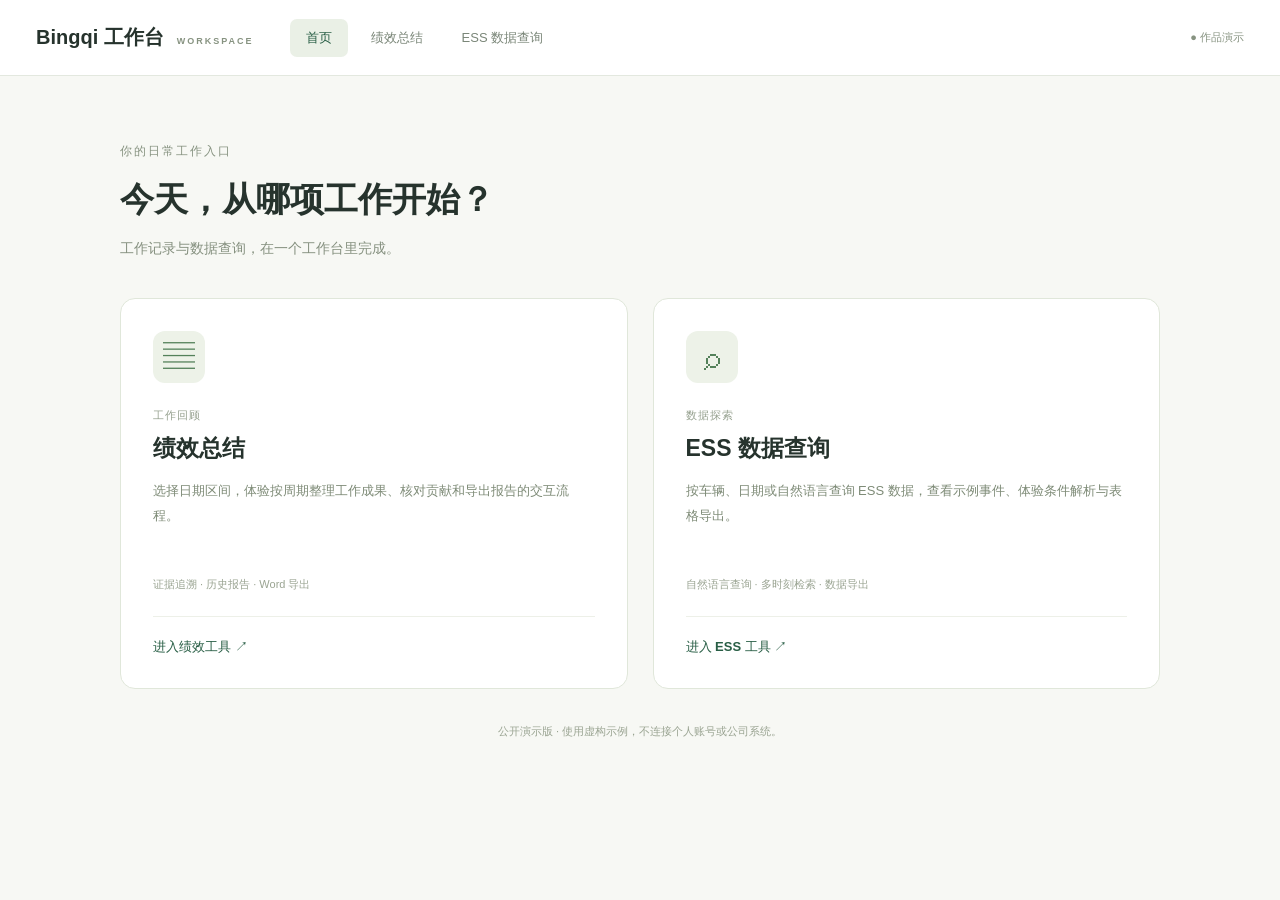
<file: index.html>
<!doctype html>
<html lang="zh-CN"><head><meta charset="utf-8"><meta name="viewport" content="width=device-width,initial-scale=1"><title>Bingqi 工作台</title><link rel="stylesheet" href="./hub.css"><script defer src="./hub.js"></script></head>
<body><header><a href="#home" class="brand">Bingqi 工作台<span>WORKSPACE</span></a><nav aria-label="功能导航"><button data-tool="home" class="selected">首页</button><button data-tool="performance">绩效总结</button><button data-tool="ess">ESS 数据查询</button></nav><span class="local">● 作品演示</span></header>
<main id="home"><div class="intro"><span>你的日常工作入口</span><h1>今天，从哪项工作开始？</h1><p>工作记录与数据查询，在一个工作台里完成。</p></div><div class="cards"><button class="card" data-tool="performance"><span class="icon">▤</span><span class="category">工作回顾</span><h2>绩效总结</h2><p>选择日期区间，体验按周期整理工作成果、核对贡献和导出报告的交互流程。</p><span class="features">证据追溯 · 历史报告 · Word 导出</span><span class="enter">进入绩效工具 ↗</span></button><button class="card" data-tool="ess"><span class="icon">⌕</span><span class="category">数据探索</span><h2>ESS 数据查询</h2><p>按车辆、日期或自然语言查询 ESS 数据，查看示例事件、体验条件解析与表格导出。</p><span class="features">自然语言查询 · 多时刻检索 · 数据导出</span><span class="enter">进入 ESS 工具 ↗</span></button></div><p class="hint">公开演示版 · 使用虚构示例，不连接个人账号或公司系统。</p></main>
<section id="workspace" hidden><p id="loading" role="status">正在打开工具…</p><p id="error" role="alert" hidden></p><iframe id="performance-frame" title="绩效总结工具" hidden></iframe><iframe id="ess-frame" title="ESS 数据查询工具" hidden></iframe></section></body></html>
</file>
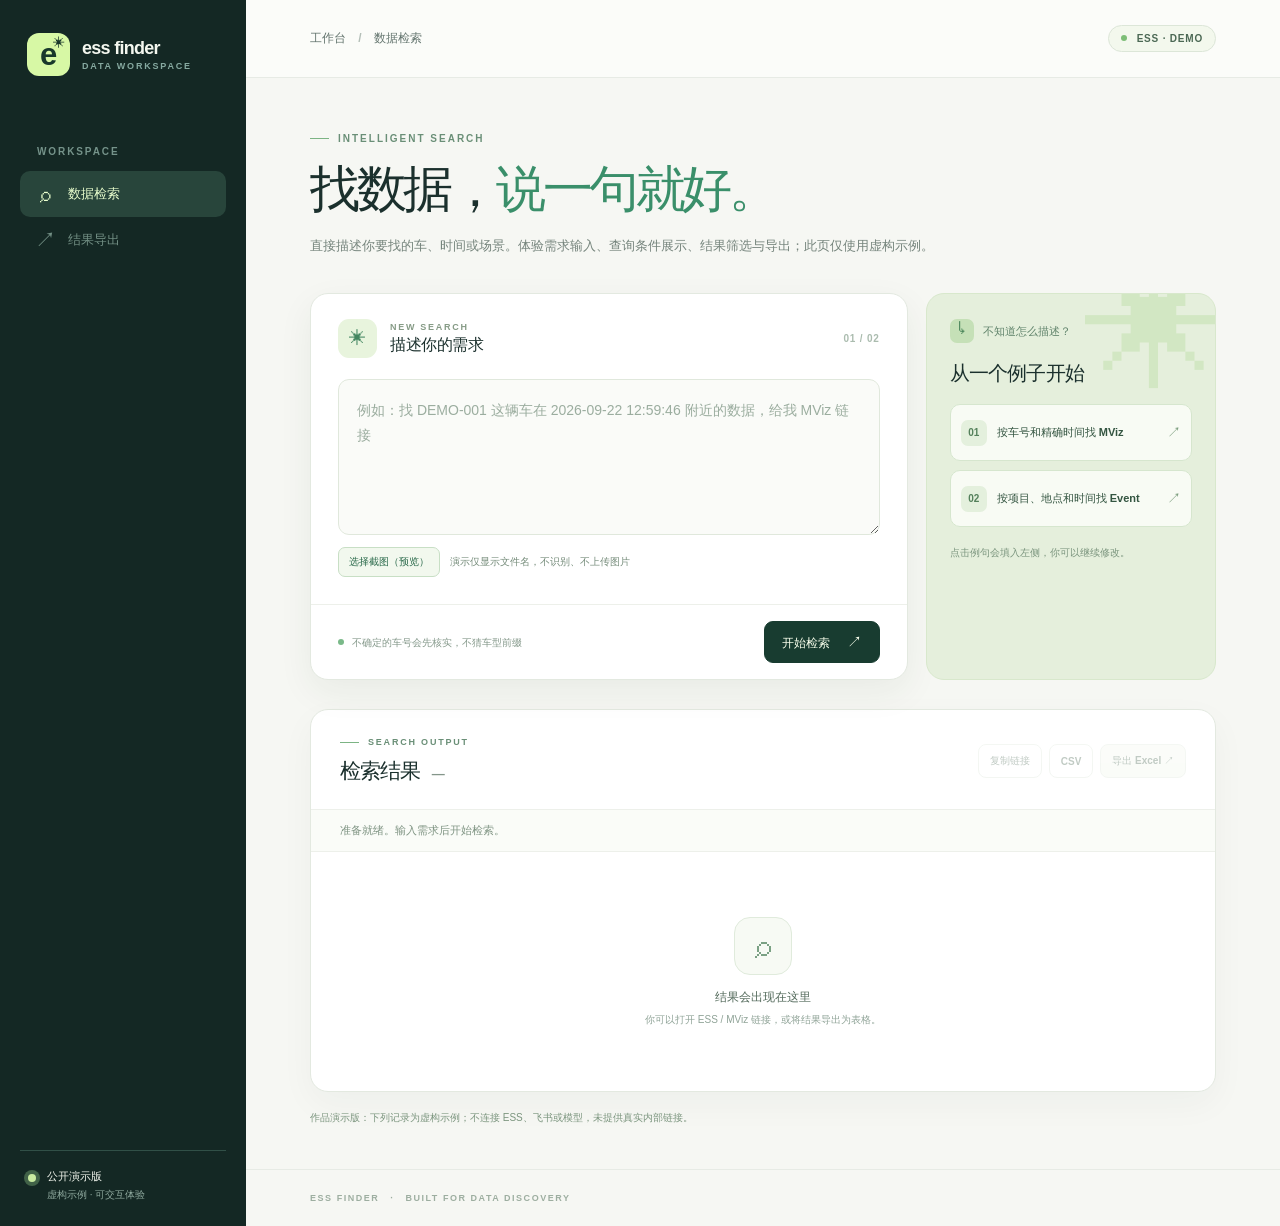
<file: ess/index.html>
<!doctype html>
<html lang="zh-CN">
<head>
  <meta charset="utf-8">
  <meta name="viewport" content="width=device-width,initial-scale=1">
  <meta name="theme-color" content="#142824">
  <title>ESS Finder · 数据检索台</title>
  <link rel="stylesheet" href="style.css">
  <link rel="stylesheet" href="ess-login.css">
</head>
<body>
  <div class="app">
    <aside class="rail" aria-label="工作台信息">
      <div class="identity"><span class="identity-icon">e<span class="identity-spark">✳</span></span><span class="identity-text"><strong>ess finder</strong><small>DATA WORKSPACE</small></span></div>
      <div class="rail-body"><p class="rail-label">WORKSPACE</p><div class="rail-item active"><span class="rail-symbol">⌕</span> 数据检索</div><div class="rail-item muted"><span class="rail-symbol">↗</span> 结果导出</div></div>
      <div class="rail-bottom"><span class="rail-dot"></span><div><strong>公开演示版</strong><small>虚构示例 · 可交互体验</small></div></div>
    </aside>

    <div class="page">
      <header class="topbar"><span class="breadcrumb">工作台 <span>/</span> 数据检索</span><span class="top-tag"><span></span> ESS · DEMO</span></header>
      <main class="content">
        
        <div class="intro"><div class="overline"><span class="line"></span> INTELLIGENT SEARCH</div><h1>找数据，<em>说一句就好。</em></h1><p>直接描述你要找的车、时间或场景。体验需求输入、查询条件展示、结果筛选与导出；此页仅使用虚构示例。</p></div>

        

        <div class="work-grid">
          <section class="composer" aria-labelledby="search-title"><div class="card-top"><span class="card-icon">✳</span><div><p class="card-kicker">NEW SEARCH</p><h2 id="search-title">描述你的需求</h2></div><span class="card-index">01 / 02</span></div>
            <label class="sr-only" for="description">数据检索需求</label><textarea id="description" placeholder="例如：找 DEMO-001 这辆车在 2026-09-22 12:59:46 附近的数据，给我 MViz 链接"></textarea>
            <div class="image-input"><label class="image-upload" for="image-file">选择截图（预览）</label><input id="image-file" type="file" accept="image/png,image/jpeg,image/webp,image/heic" hidden><span>演示仅显示文件名，不识别、不上传图片</span><span id="image-state" role="status"></span></div>
            <div class="composer-bottom"><div class="hint"><span class="hint-dot"></span> 不确定的车号会先核实，不猜车型前缀</div><button id="parse" class="primary">开始检索 <span aria-hidden="true">↗</span></button></div>
          </section>

          <aside class="guide"><div class="guide-top"><span class="guide-glyph">↳</span><p>不知道怎么描述？</p></div><h3>从一个例子开始</h3><div class="example-list"><button data-example="找 DEMO-001 这辆车 2026-09-22 12:59:46 的数据的 mviz 链接"><span class="example-icon">01</span><span>按车号和精确时间找 MViz</span><span aria-hidden="true">↗</span></button><button data-example="查找示例项目最近 7 天杭州采集的 Event，给我 ESS 和 MViz 链接"><span class="example-icon">02</span><span>按项目、地点和时间找 Event</span><span aria-hidden="true">↗</span></button></div><p class="guide-note">点击例句会填入左侧，你可以继续修改。</p></aside>
        </div>

        <section class="results" aria-labelledby="results-title"><div class="results-head"><div><div class="overline small"><span class="line"></span> SEARCH OUTPUT</div><h2 id="results-title">检索结果 <span id="count">—</span></h2></div><div class="exports"><button id="links" disabled>复制链接</button><button id="csv" disabled>CSV</button><button id="xlsx" disabled>导出 Excel <span aria-hidden="true">↗</span></button></div></div>
          <div id="message" class="message" role="status">准备就绪。输入需求后开始检索。</div><div id="agent-summary" class="agent-summary" hidden></div>
          <div id="empty" class="empty"><div class="empty-mark"><span>⌕</span></div><strong>结果会出现在这里</strong><p>你可以打开 ESS / MViz 链接，或将结果导出为表格。</p></div><div id="results-list" class="results-list"></div>
        </section>
        <p class="guide-note">作品演示版：下列记录为虚构示例；不连接 ESS、飞书或模型，未提供真实内部链接。</p>
      </main>
      <footer>ESS FINDER <span>·</span> BUILT FOR DATA DISCOVERY</footer>
    </div>
  </div>
  <script src="app.js" defer></script>
</body>
</html>
</file>
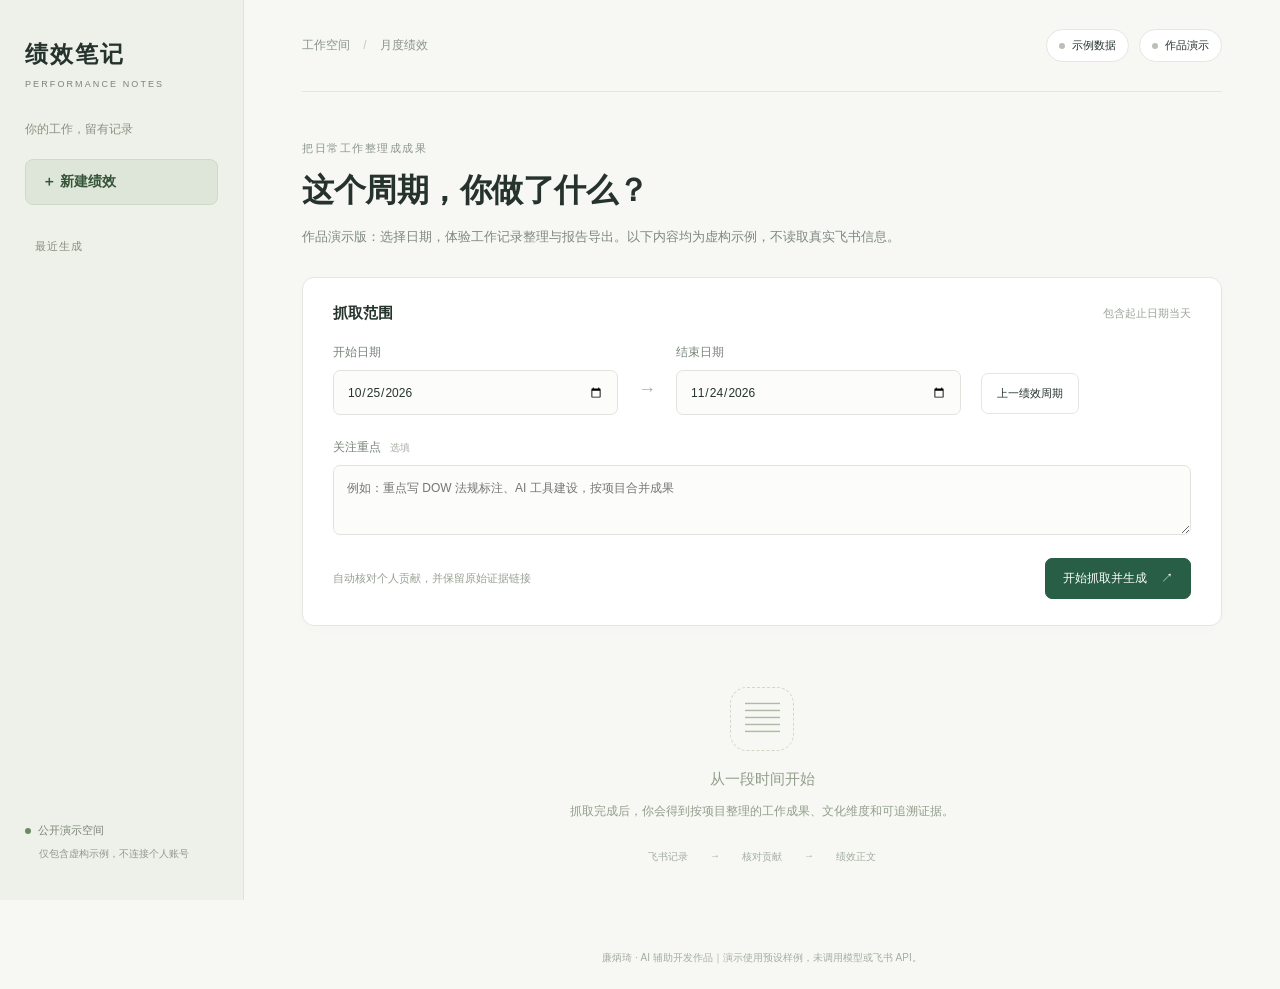
<file: performance/index.html>
<!doctype html>
<html lang="zh-CN"><head><meta charset="utf-8"><meta name="viewport" content="width=device-width,initial-scale=1"><title>绩效笔记</title><style>:root{--ink:#26332d;--muted:#7e8881;--green:#285e45;--line:#e4e7e1;--paper:#fff;--wash:#f7f8f4}*{box-sizing:border-box}body{margin:0;font-family:-apple-system,BlinkMacSystemFont,'PingFang SC','Hiragino Sans GB',sans-serif;color:var(--ink);background:var(--wash);font-size:14px}button,input,textarea{font:inherit}button,a,input,textarea{outline-offset:4px}button,a{touch-action:manipulation}button{cursor:pointer}button:disabled{opacity:.55;cursor:wait}a{color:var(--green);text-decoration:none}button{border:0;background:none;color:inherit}.sidebar{position:fixed;width:244px;inset:0 auto 0 0;background:#eef1ea;border-right:1px solid #dfe4da;padding:39px 25px;display:flex;flex-direction:column}.brand{color:var(--ink);font-size:23px;font-weight:650;letter-spacing:2px}.brand span{display:block;font-size:9px;font-weight:500;letter-spacing:2.1px;margin-top:9px;color:#788577}.sidebar-label{color:#899282;font-size:12px;margin:32px 0 21px}.new-job{text-align:left;background:#dde6d8;border:1px solid #cedac8;border-radius:8px;padding:13px 16px;color:#355439;font-weight:600}.history-title{margin:34px 10px 15px;color:#859080;font-size:11px;letter-spacing:1px}.history{overflow:auto}.history button{display:block;text-align:left;width:100%;padding:12px 10px;border-radius:7px;line-height:1.7;font-size:12px}.history button:hover,.history button.selected{background:#e1e8dc}.history small{display:block;color:#859080;font-size:10px}.sidebar-bottom{margin-top:auto;padding-top:20px;color:#798374;font-size:11px}.sidebar-bottom>span:last-child{display:block;margin:9px 0 0 14px;font-size:10px;color:#92998c}.local-dot{display:inline-block;width:6px;height:6px;border-radius:50%;background:#6b8b63;margin-right:7px}main{margin-left:244px;max-width:1500px;padding:0 58px 24px}header{height:92px;display:flex;align-items:center;justify-content:space-between;border-bottom:1px solid var(--line)}.breadcrumb{color:#8a938b;font-size:12px}.breadcrumb span{margin:0 10px;color:#c1c8bd}.connections{display:flex;gap:10px}.connections button{font-size:11px;border:1px solid var(--line);border-radius:20px;background:white;padding:8px 12px}.connections i{display:inline-block;width:6px;height:6px;border-radius:50%;background:#b9c0b6;margin-right:7px}.connections i.ready{background:#57896c}.intro{margin:49px 0 29px}.eyebrow{font-size:11px;letter-spacing:1.5px;color:#8d978c}.intro h1{font-size:32px;letter-spacing:-.5px;font-weight:600;margin:13px 0 12px}.intro p{color:var(--muted);line-height:1.8;margin:0;font-size:13px}.panel{background:var(--paper);border:1px solid var(--line);border-radius:12px;padding:26px 30px;margin-bottom:22px;box-shadow:0 4px 20px #293d2903}.panel-heading{display:flex;align-items:center;justify-content:space-between;margin-bottom:21px;gap:12px}.panel h2{font-size:15px;font-weight:600;margin:0}.panel-heading>span{font-size:11px;color:#9ca499}.range-row{display:flex;align-items:end;gap:20px}.range-row label{flex:1;max-width:285px}label{display:block;font-size:12px;color:#788478}input,textarea{display:block;width:100%;border:1px solid #dfe5dc;border-radius:7px;padding:12px 13px;background:#fcfdfb;color:var(--ink);margin-top:9px}input:focus,textarea:focus{outline:2px solid #95b29e;border-color:transparent}input[type=date]{min-height:45px}.range-arrow{color:#a8b3a3;margin-bottom:15px;font-size:18px}.preset{font-size:11px;border:1px solid var(--line);padding:12px 15px;border-radius:7px;white-space:nowrap;margin-bottom:1px}.focus-label{margin-top:24px}.focus-label span{font-size:10px;margin-left:6px;color:#a4ada0}textarea{resize:vertical;line-height:1.8;min-height:68px}.form-bottom{display:flex;align-items:center;justify-content:space-between;gap:20px;margin-top:23px}.form-bottom>span{font-size:11px;color:#969f90}.primary,.secondary{display:inline-flex;align-items:center;justify-content:center;gap:14px;padding:11px 17px;border-radius:7px;font-size:12px;white-space:nowrap}.primary{background:var(--green);color:white;font-weight:500;border:1px solid var(--green)}.primary:hover{background:#214d39}.secondary{border:1px solid var(--line);background:white;color:#667462}.text-button{font-size:11px;color:#7e877c}.empty-state{text-align:center;margin:61px auto 70px;color:#929d8b}.empty-symbol{font-size:35px;color:#afbaa5;width:64px;height:64px;border:1px dashed #d0d9c8;border-radius:17px;display:flex;align-items:center;justify-content:center;margin:auto}.empty-state h3{font-size:15px;font-weight:500;margin:19px 0 12px}.empty-state p{font-size:12px;line-height:1.8}.flow{display:flex;justify-content:center;gap:22px;font-size:10px;margin-top:28px;color:#a4aea0}.page-footer{font-size:10px;color:#a4ada0;text-align:center;padding-top:17px}progress{width:100%;height:7px;border:0;border-radius:10px;overflow:hidden;background:#edf1e8}progress::-webkit-progress-bar{background:#edf1e8}progress::-webkit-progress-value{background:#558569;transition:width .4s}.progress-panel p{color:#81907e;font-size:12px}.stats{display:flex;gap:26px;margin-top:20px;flex-wrap:wrap}.stats span{font-size:11px;color:#899383}.stats strong{font-size:22px;font-weight:550;margin-right:6px;color:#476844}details{margin:20px 0;font-size:11px;color:#936f48}details li{line-height:1.8;overflow-wrap:anywhere}.actions{display:flex;gap:8px}.result-panel .panel-heading h2{margin-top:8px}.tabs{display:flex;gap:26px;border-bottom:1px solid var(--line);margin:8px 0 26px}.tabs button{font-size:12px;padding:10px 0 14px;color:#929c8e;border-bottom:2px solid transparent}.tabs .active{color:var(--green);border-bottom-color:var(--green)}article{font-size:13px;line-height:1.95;max-width:920px}article h1{font-size:22px;margin:16px 0}article h2{font-size:17px;margin:29px 0 12px}article h3{font-size:14px;margin:24px 0 10px;font-weight:600}article p{margin:9px 0;color:#5a6a58}article ul{padding-left:20px}article li{margin:8px 0}#editor{height:600px;font-family:inherit;font-size:13px}.edit-actions{margin-top:14px;display:flex;gap:10px}.evidence-card{border-bottom:1px solid var(--line);padding:18px 0}.evidence-card h3{font-size:13px;margin:0 0 10px}.evidence-card p{font-size:12px;color:#71806c;line-height:1.8}.evidence-card a{display:block;font-size:11px;margin:8px 0;overflow-wrap:anywhere}.evidence-card .tag{font-size:10px;background:#eff3eb;border-radius:4px;padding:3px 7px;color:#6a7f5f}.result-footer{border-top:1px solid var(--line);margin-top:30px;padding-top:18px;display:flex;justify-content:space-between;font-size:10px;color:#97a090;gap:20px}.result-footer a{margin-left:16px}dialog{border:1px solid var(--line);border-radius:14px;max-width:530px;width:calc(100% - 32px);padding:27px;color:var(--ink);box-shadow:0 20px 80px #23312122}dialog::backdrop{background:#20302355;backdrop-filter:blur(3px)}.dialog-head{display:flex;justify-content:space-between;align-items:center;margin-bottom:14px}.dialog-head h2{font-size:18px;margin:0}.close{font-size:24px;color:#8e978b}dialog p{color:#81907b;font-size:12px;line-height:1.8}dialog label{margin-top:19px}dialog .primary{margin-top:20px}dialog .checkbox{display:flex;align-items:center;gap:8px;font-size:11px}dialog .checkbox input{width:auto;margin:0}dialog a{font-size:11px}.model-row{display:flex;align-items:end;gap:8px}.model-row input{flex:1;min-width:0}.connection-note{overflow-wrap:anywhere}#toast{position:fixed;bottom:28px;left:50%;transform:translateX(-50%);max-width:600px;background:#2b4231;color:#fff;padding:13px 21px;border-radius:8px;z-index:20;font-size:12px;box-shadow:0 5px 20px #0002}[hidden]{display:none!important}@media(min-width:1500px){main{margin-left:244px;padding-right:90px;padding-left:90px}}@media(max-width:1000px){.sidebar{width:190px;padding:30px 18px}main{margin-left:190px;padding:0 25px 20px}.intro h1{font-size:27px}.panel{padding:23px}.range-row{gap:12px}.preset{display:none}.form-bottom>span{max-width:210px;line-height:1.7}.actions{gap:4px}.actions .primary,.actions .secondary{padding:9px 11px}}@media(max-width:720px){.sidebar{position:static;width:100%;padding:20px;display:block;border-right:0;border-bottom:1px solid var(--line)}.brand{font-size:20px}.brand span{display:inline;font-size:8px;margin-left:16px}.sidebar-label,.history-title,.sidebar-bottom,.history,.new-job{display:none}main{margin:0;padding:0 18px 24px}header{height:65px}.breadcrumb{display:none}.connections{width:100%;justify-content:flex-end}.intro{margin:30px 0 24px}.intro h1{font-size:24px}.panel{padding:20px 18px}.range-row{gap:8px}.range-row label{min-width:0}.range-arrow{font-size:13px}.form-bottom{align-items:start}.form-bottom>span{max-width:145px;font-size:10px}.primary,.secondary{padding:10px 12px;font-size:11px}.result-panel .panel-heading{align-items:start;flex-direction:column}.actions{width:100%;margin-top:8px}.result-footer{flex-direction:column}.result-footer a{margin-left:0;margin-right:12px}.empty-state{margin:42px 0}.stats{gap:14px}}
</style></head>
<body><aside class="sidebar"><a class="brand" href="#">绩效笔记<span>PERFORMANCE NOTES</span></a><div class="sidebar-label">你的工作，留有记录</div><button class="new-job" id="new-job">＋ 新建绩效</button><div class="history-title">最近生成</div><div id="history" class="history"></div><div class="sidebar-bottom"><span class="local-dot"></span>公开演示空间<span>仅包含虚构示例，不连接个人账号</span></div></aside>
<main><header><span class="breadcrumb">工作空间 <span>/</span> 月度绩效</span><div class="connections"><button id="feishu-button"><i id="feishu-dot"></i><span id="feishu-label">示例数据</span></button><button id="ai-button"><i id="ai-dot"></i><span id="ai-label">作品演示</span></button></div></header>
<section class="intro"><div class="eyebrow">把日常工作整理成成果</div><h1>这个周期，你做了什么？</h1><p>作品演示版：选择日期，体验工作记录整理与报告导出。以下内容均为虚构示例，不读取真实飞书信息。</p></section>
<section class="panel range-panel"><form id="job-form"><div class="panel-heading"><h2>抓取范围</h2><span>包含起止日期当天</span></div><div class="range-row"><label>开始日期<input id="start" type="date" required></label><span class="range-arrow">→</span><label>结束日期<input id="end" type="date" required></label><button type="button" class="preset" id="last-period">上一绩效周期</button></div><label class="focus-label">关注重点 <span>选填</span><textarea id="notes" rows="2" maxlength="4000" placeholder="例如：重点写 DOW 法规标注、AI 工具建设，按项目合并成果"></textarea></label><div class="form-bottom"><span>自动核对个人贡献，并保留原始证据链接</span><button class="primary" id="generate" type="submit">开始抓取并生成 <span>↗</span></button></div></form></section>
<section id="progress-panel" class="panel progress-panel" hidden><div class="panel-heading"><h2 id="stage">准备中</h2><button id="cancel" class="text-button">停止任务</button></div><progress id="progress" max="100" value="0"></progress><p id="progress-message" aria-live="polite"></p><div class="stats" id="stats"></div><details id="issues-box" hidden><summary id="issues-title">读取情况</summary><ul id="issues"></ul></details><button id="retry" class="secondary" hidden>使用已抓取内容重新生成</button></section>
<section id="result-panel" class="panel result-panel" hidden><div class="panel-heading"><div><span class="eyebrow">本期工作回顾</span><h2>绩效正文</h2></div><div class="actions"><button id="copy" class="secondary">复制正文</button><button id="edit" class="secondary">编辑</button><a id="word" class="primary" href="#">下载报告 ↓</a></div></div><nav class="tabs"><button class="active" data-tab="draft">绩效总结</button><button data-tab="evidence">工作证据</button></nav><div id="draft"><article id="preview"></article><textarea id="editor" hidden spellcheck="false"></textarea><div class="edit-actions" id="edit-actions" hidden><button class="primary" id="save">保存修改</button><button class="secondary" id="discard">取消</button></div></div><div id="evidence" hidden></div><footer class="result-footer"><span id="usage"></span><div><a id="markdown" href="#">下载 Markdown</a><a id="audit" href="#">下载证据与检索清单</a></div></footer></section>
<div class="empty-state" id="empty-state"><div class="empty-symbol">▤</div><h3>从一段时间开始</h3><p>抓取完成后，你会得到按项目整理的工作成果、文化维度和可追溯证据。</p><div class="flow"><span>飞书记录</span><span>→</span><span>核对贡献</span><span>→</span><span>绩效正文</span></div></div>
<footer class="page-footer">廉炳琦 · AI 辅助开发作品｜演示使用预设样例，未调用模型或飞书 API。</footer></main>
<div id="toast" role="status" hidden></div><script>
const $=id=>document.getElementById(id);
$('start').value='2026-10-25';$('end').value='2026-11-24';
let report='';
function reset(){$('result-panel').hidden=true;$('progress-panel').hidden=true;$('empty-state').hidden=false;}
$('new-job').onclick=reset;
$('last-period').onclick=()=>{$('start').value='2026-10-25';$('end').value='2026-11-24';};
for(const id of ['feishu-button','ai-button'])$(id).onclick=()=>alert('这是作品演示版，使用预设示例，不连接账号或调用模型。');
$('job-form').onsubmit=async e=>{e.preventDefault();if($('start').value>$('end').value){alert('结束日期应不早于开始日期');return;}$('empty-state').hidden=true;$('progress-panel').hidden=false;$('result-panel').hidden=true;$('generate').disabled=true;$('cancel').hidden=true;$('retry').hidden=true;
for(const [i,label] of ['读取示例工作记录','按主题整理个人贡献','生成示例报告'].entries()){$('stage').textContent=label;$('progress').value=(i+1)*33;$('progress-message').textContent='演示流程：未发起真实抓取或模型调用';await new Promise(r=>setTimeout(r,500));}
const range=$('start').value+' 至 '+$('end').value;
report='绩效总结（虚构示例）\n周期：'+range+'\n\n一、业绩维度\n1. 需求分析：整理示例项目需求与验收标准，明确方案边界和优先级。\n2. AI 工具实践：将重复的信息整理流程封装为网页交互，支持日期选择、报告编辑与导出。\n3. 质量验证：核查示例记录的个人贡献与来源，区分已完成成果和后续计划。\n\n二、协作与复盘\n对齐需求、开发与测试口径，记录问题及处理结果。后续补充真实使用反馈，完善效果指标。\n\n说明：本报告为预设演示内容，不是本人实际绩效；日期输入仅影响展示区间。';
$('preview').textContent=report;$('preview').style.whiteSpace='pre-wrap';$('result-panel').hidden=false;$('generate').disabled=false;$('stage').textContent='示例报告已生成';$('progress').value=100;
$('usage').textContent='预设样例 · 0 次模型调用';$('history').textContent=range+'（演示）';
const blob=new Blob([report],{type:'text/plain;charset=utf-8'}),url=URL.createObjectURL(blob);
for(const id of ['word','markdown']){$(id).href=url;$(id).download='绩效工具_示例报告.txt';}
$('audit').href=URL.createObjectURL(new Blob(['示例来源：虚构项目群消息、虚构私聊记录、虚构需求文档。无真实数据。'],{type:'text/plain;charset=utf-8'}));$('audit').download='示例来源说明.txt';
};
$('copy').onclick=()=>navigator.clipboard.writeText(report).catch(()=>alert('请选中报告正文复制'));
$('edit').onclick=()=>{$('editor').value=report;$('editor').hidden=false;$('preview').hidden=true;$('edit-actions').hidden=false;};
$('save').onclick=()=>{report=$('editor').value;$('preview').textContent=report;$('editor').hidden=true;$('preview').hidden=false;$('edit-actions').hidden=true;for(const id of ['word','markdown'])$(id).href=URL.createObjectURL(new Blob([report],{type:'text/plain;charset=utf-8'}));};
$('discard').onclick=()=>{$('editor').hidden=true;$('preview').hidden=false;$('edit-actions').hidden=true;};
document.querySelectorAll('[data-tab]').forEach(b=>b.onclick=()=>{document.querySelectorAll('[data-tab]').forEach(x=>x.classList.toggle('active',x===b));$('draft').hidden=b.dataset.tab!=='draft';$('evidence').hidden=b.dataset.tab!=='evidence';$('evidence').textContent='示例证据：虚构项目群记录 → 需求分析；虚构个人记录 → 工具开发。展示版不含真实聊天与内部链接。';});
</script></body></html>
</file>
<file: hub.css>
:root{font-family:-apple-system,BlinkMacSystemFont,'PingFang SC',sans-serif;color:#26332d;background:#f7f8f4}*{box-sizing:border-box}body{margin:0}button,a{color:inherit}button{font:inherit;cursor:pointer}header{height:76px;background:#fff;border-bottom:1px solid #e3e8df;display:flex;align-items:center;gap:36px;padding:0 36px}.brand{text-decoration:none;font-weight:650;font-size:20px;white-space:nowrap}.brand span{font-size:9px;color:#879381;letter-spacing:2px;margin-left:13px}nav{display:flex;gap:7px}nav button{border:0;border-radius:7px;background:none;padding:10px 16px;color:#7a8678;font-size:13px}nav button.selected{background:#eaf0e6;color:#285e45}.local{margin-left:auto;font-size:11px;color:#879381}main{max-width:1100px;margin:auto;padding:65px 30px}.intro>span{font-size:12px;letter-spacing:2px;color:#879381}h1{font-size:34px;font-weight:600;margin:17px 0}.intro p{font-size:14px;color:#85907f}.cards{display:grid;grid-template-columns:1fr 1fr;gap:25px;margin-top:40px}.card{position:relative;text-align:left;background:#fff;border:1px solid #e0e7da;border-radius:15px;padding:32px;transition:transform .15s,box-shadow .15s}.card:hover{transform:translateY(-3px);box-shadow:0 12px 30px #28402a0d;border-color:#a7bea0}.card:focus-visible{outline:3px solid #95b29e;outline-offset:4px}.icon{display:flex;align-items:center;justify-content:center;width:52px;height:52px;border-radius:12px;background:#edf2e8;font-size:32px;color:#54815a}.category{display:block;margin-top:25px;color:#95a08e;font-size:11px;letter-spacing:1px}h2{font-size:23px;font-weight:600;margin:10px 0 15px}.card p{font-size:13px;line-height:1.9;color:#7e8b77;min-height:74px}.features{display:block;color:#9aa492;font-size:11px;margin:24px 0}.enter{display:block;border-top:1px solid #edf0e8;padding-top:21px;color:#285e45;font-size:13px;font-weight:550}.hint{font-size:11px;color:#9aa492;text-align:center;margin-top:35px}#workspace{height:calc(100dvh - 76px)}iframe{border:0;width:100%;height:100%;display:block}#loading,#error{margin:0;padding:30px;text-align:center;color:#7e8b77}[hidden]{display:none!important}@media(max-width:720px){header{height:auto;min-height:100px;flex-wrap:wrap;padding:17px 18px;gap:12px}.brand{font-size:17px}.brand span,.local{display:none}nav{width:100%}nav button{font-size:12px;padding:9px 12px}main{padding:35px 18px}h1{font-size:25px}.cards{grid-template-columns:1fr;gap:18px}.card{padding:25px}.card p{min-height:0}#workspace{height:calc(100dvh - 100px)}}
</file>
<file: ess/style.css>
:root{font-family:Manrope,-apple-system,BlinkMacSystemFont,"PingFang SC","Microsoft YaHei",sans-serif;color:#1b302d;background:#f6f7f3;font-synthesis:none}
*{box-sizing:border-box}body{margin:0}button,textarea{font:inherit}button{cursor:pointer}button:disabled{cursor:not-allowed}.sr-only{position:absolute;width:1px;height:1px;padding:0;margin:-1px;overflow:hidden;clip:rect(0,0,0,0);white-space:nowrap;border:0}
.app{min-height:100vh;display:grid;grid-template-columns:246px minmax(0,1fr)}
.empty[hidden],.agent-summary[hidden]{display:none}
.rail{background:#142824;color:#f4f7ef;display:flex;flex-direction:column;padding:33px 20px 24px;min-height:100vh}.identity{display:flex;align-items:center;gap:12px;padding:0 7px}.identity-icon{position:relative;display:grid;place-items:center;width:43px;height:43px;border-radius:12px;background:#d7f8a5;color:#18382b;font-family:"DM Sans",sans-serif;font-size:31px;font-weight:700;line-height:1}.identity-spark{position:absolute;font-size:12px;right:5px;top:4px}.identity-text strong{display:block;font-family:"DM Sans",sans-serif;letter-spacing:-.04em;font-size:18px}.identity-text small{display:block;color:#86a9a0;font-size:9px;letter-spacing:.2em;font-weight:700;margin-top:2px}.rail-body{margin-top:70px}.rail-label{font-size:10px;letter-spacing:.19em;color:#75938a;font-weight:800;margin:0 0 14px 17px}.rail-item{height:46px;display:flex;align-items:center;gap:13px;padding:0 15px;border-radius:10px;color:#a8beb5;font-size:13px;font-weight:700}.rail-item.active{background:#28453b;color:#eaffce}.rail-item.muted{color:#728f84}.rail-symbol{font-family:"DM Sans",sans-serif;font-size:21px;width:20px;text-align:center;font-weight:400}.rail-bottom{display:flex;gap:11px;align-items:flex-start;margin-top:auto;padding:18px 8px 0;border-top:1px solid #315047}.rail-dot{width:8px;height:8px;background:#c9eba1;border-radius:50%;margin-top:5px;box-shadow:0 0 0 4px #416248;flex:none}.rail-bottom strong{display:block;font-size:11px}.rail-bottom small{display:block;color:#8fa99e;font-size:10px;margin-top:3px;line-height:1.5}
.page{min-width:0;display:flex;flex-direction:column}.topbar{height:78px;padding:0 clamp(25px,5vw,75px);display:flex;align-items:center;justify-content:space-between;border-bottom:1px solid #e7ebe5;background:#fbfcf9}.breadcrumb{color:#64756f;font-size:12px;font-weight:700}.breadcrumb span{color:#b4bfb8;margin:0 9px}.top-tag{border:1px solid #dce6d8;background:#f3f8ed;color:#4b6854;padding:7px 12px;border-radius:99px;font-family:"DM Sans",sans-serif;font-size:10px;letter-spacing:.08em;font-weight:700}.top-tag span{display:inline-block;width:6px;height:6px;background:#7dbe76;border-radius:50%;margin-right:6px;vertical-align:1px}.content{width:min(1160px,100%);padding:55px clamp(25px,5vw,75px) 44px;margin:0 auto;flex:1}.intro{margin-bottom:36px}.overline{display:flex;align-items:center;gap:9px;font-family:"DM Sans",sans-serif;font-size:10px;font-weight:800;letter-spacing:.2em;color:#6a8f77}.overline .line{width:19px;height:1px;background:#7cb484}.intro h1{font-size:clamp(34px,3.9vw,56px);line-height:1.2;letter-spacing:-.07em;margin:16px 0 14px;font-weight:800}.intro h1 em{font-style:normal;color:#3a8f6a}.intro>p{font-size:13px;line-height:1.8;color:#75847c;margin:0;max-width:700px}.work-grid{display:grid;grid-template-columns:minmax(0,1.75fr) minmax(260px,.85fr);gap:18px;align-items:stretch}
.composer{background:#fff;border:1px solid #e3e9e0;border-radius:18px;box-shadow:0 12px 35px #1e3f2710;overflow:hidden}.card-top{display:flex;align-items:center;gap:13px;padding:25px 27px 21px}.card-icon{display:grid;place-items:center;width:39px;height:39px;background:#e8f4dd;color:#438660;border-radius:11px;font-size:17px}.card-kicker{color:#869b86;font-family:"DM Sans",sans-serif;font-size:9px;font-weight:800;letter-spacing:.19em;margin:0 0 3px}.card-top h2{margin:0;font-size:16px;letter-spacing:-.03em}.card-index{margin-left:auto;color:#abbcaf;font:700 10px "DM Sans",sans-serif;letter-spacing:.08em}.composer textarea{display:block;width:calc(100% - 54px);height:156px;margin:0 27px 19px;border:1px solid #e0e8dc;background:#fafbf8;border-radius:11px;padding:18px 18px;resize:vertical;outline:0;color:#233a30;font-size:14px;line-height:1.75;transition:border-color .2s,box-shadow .2s}.composer textarea::placeholder{color:#9bad9f}.composer textarea:focus{border-color:#81bd87;box-shadow:0 0 0 4px #9bda8c25}.composer-bottom{min-height:75px;border-top:1px solid #edf0ea;display:flex;align-items:center;justify-content:space-between;gap:14px;padding:14px 27px}.hint{font-size:10px;color:#85998b;line-height:1.5}.hint-dot{display:inline-block;width:6px;height:6px;background:#7ab989;border-radius:50%;vertical-align:1px;margin-right:5px}.primary{background:#183c30;border:1px solid #183c30;color:#f8ffec;border-radius:9px;min-height:42px;padding:0 17px;font-size:12px;font-weight:800;white-space:nowrap;transition:transform .2s,background .2s}.primary:hover:not(:disabled){background:#266249;transform:translateY(-1px)}.primary:disabled{opacity:.6}.primary span{font-size:15px;margin-left:13px;font-weight:400}
.guide{position:relative;overflow:hidden;background:#e5efdc;border:1px solid #d8e8cc;border-radius:18px;padding:25px 23px 21px}.guide::after{content:"✳";position:absolute;right:-16px;top:-38px;color:#d2e7c3;font-size:146px;line-height:1;pointer-events:none}.guide-top{position:relative;z-index:1;display:flex;align-items:center;gap:9px}.guide-glyph{display:grid;place-items:center;width:24px;height:24px;background:#c5e0b7;color:#438055;border-radius:7px;font-size:17px}.guide-top p{margin:0;color:#60836b;font-size:11px;font-weight:800}.guide h3{position:relative;z-index:1;margin:17px 0 17px;font-size:20px;letter-spacing:-.04em}.example-list{position:relative;z-index:1;display:grid;gap:9px}.example-list button{width:100%;min-height:57px;display:flex;align-items:center;gap:10px;text-align:left;background:#f8fbf4;border:1px solid #d6e6ce;border-radius:10px;padding:9px 10px;color:#345541;font-size:11px;font-weight:700;transition:background .2s,border-color .2s}.example-list button:hover{background:#fff;border-color:#8ebc8a}.example-list button span:last-child{margin-left:auto;color:#7c9e7e;font-size:14px}.example-icon{display:grid;place-items:center;width:26px;height:26px;flex:none;border-radius:7px;background:#e4f0dd;color:#54805b;font:700 10px "DM Sans",sans-serif}.guide-note{margin:18px 0 0;color:#7b957e;font-size:10px;line-height:1.5}
.results{background:#fff;border:1px solid #e3e9e0;border-radius:18px;margin-top:29px;box-shadow:0 12px 35px #1e3f270a;overflow:hidden}.results-head{display:flex;align-items:center;justify-content:space-between;gap:18px;padding:27px 29px 24px;border-bottom:1px solid #edf0ea}.overline.small{font-size:9px}.results-head h2{margin:10px 0 0;font-size:21px;letter-spacing:-.04em}.results-head h2 span{font-size:13px;color:#84968a;margin-left:6px}.exports{display:flex;gap:7px}.exports button{border:1px solid #dfe8dc;background:#fff;color:#4d6a56;border-radius:8px;padding:9px 11px;font-size:10px;font-weight:800;white-space:nowrap}.exports button:hover:not(:disabled){background:#f1f7ec;border-color:#a5c9a2}.exports button:disabled{opacity:.35}.exports button:last-child{background:#f2f7ed}.message{font-size:11px;color:#7f9483;padding:13px 29px;background:#fafcf8;border-bottom:1px solid #edf0ea}.message.error{color:#a04e45;background:#fff6f3}.agent-summary{margin:19px 29px 0;padding:14px 17px;background:#f3f8ed;border-left:3px solid #76a879;border-radius:0 9px 9px 0;white-space:pre-wrap;color:#4e6b55;font-size:11px;line-height:1.7}.empty{min-height:239px;display:flex;flex-direction:column;align-items:center;justify-content:center;text-align:center;color:#8fa397;padding:25px}.empty-mark{width:58px;height:58px;display:grid;place-items:center;border:1px solid #e0ebdc;background:#f7faf4;border-radius:16px;color:#7ba184;font-size:32px;margin-bottom:14px}.empty strong{color:#52695a;font-size:12px}.empty p{font-size:10px;margin:7px 0 0}.results-list{display:grid}.result-card{display:grid;grid-template-columns:minmax(0,1.35fr) minmax(130px,.55fr) auto;gap:20px;align-items:center;padding:21px 29px;border-top:1px solid #edf0ea}.result-card:first-child{border-top:0}.result-name{min-width:0}.result-name strong{display:block;font-size:13px;overflow-wrap:anywhere}.result-name small{display:block;color:#92a497;margin-top:5px;font-size:10px;overflow-wrap:anywhere}.result-note{color:#758d7b;font-size:10px;line-height:1.5;margin-top:8px}.result-time{font:700 10px "DM Sans",sans-serif;color:#738d79}.result-links{display:flex;gap:6px}.result-links a{white-space:nowrap;text-decoration:none;color:#31764f;background:#ecf6e9;border:1px solid #d8e9d2;border-radius:7px;font-size:10px;font-weight:800;padding:8px 10px}.result-links a:hover{background:#ddefd7}.footnote{margin:20px 1px 0;color:#819487;font-size:10px;line-height:1.7}.footnote summary{cursor:pointer;width:max-content}.footnote p{max-width:780px}.page footer{padding:23px clamp(25px,5vw,75px);border-top:1px solid #e7ebe5;color:#9daea0;font:700 9px "DM Sans",sans-serif;letter-spacing:.17em}.page footer span{margin:0 7px}
@media(max-width:1100px){.app{grid-template-columns:190px minmax(0,1fr)}.rail{padding-left:13px;padding-right:13px}.work-grid{grid-template-columns:minmax(0,1fr)}.guide{min-height:190px}.guide h3{margin:8px 0 12px}.example-list{grid-template-columns:1fr 1fr}.guide-note{margin-top:10px}}
@media(max-width:720px){.app{display:block}.rail{min-height:0;height:68px;padding:0 20px;flex-direction:row;align-items:center}.identity-icon{width:35px;height:35px;font-size:25px}.identity-text strong{font-size:16px}.identity-text small{font-size:8px}.rail-body,.rail-bottom{display:none}.topbar{height:56px;padding:0 20px}.content{padding:35px 19px 35px}.intro{margin-bottom:28px}.intro h1{font-size:35px}.intro>p{font-size:12px}.work-grid{gap:14px}.card-top{padding:20px 19px}.composer textarea{width:calc(100% - 38px);margin:0 19px 17px;min-height:144px}.composer-bottom{padding:12px 19px}.hint{max-width:145px}.guide{padding:19px}.example-list{grid-template-columns:1fr}.guide::after{font-size:110px}.results{margin-top:20px}.results-head{padding:20px 19px;display:block}.exports{margin-top:17px}.message{padding:13px 19px}.agent-summary{margin:16px 19px 0}.empty{min-height:220px}.result-card{grid-template-columns:1fr;gap:9px;padding:18px 19px}.result-links{margin-top:4px}.page footer{padding:20px}}
@media(prefers-reduced-motion:reduce){*{transition:none!important;animation:none!important}}
.ai-setup{margin:-16px 0 27px;border:1px solid #d8e8d7;background:#fbfdf8;border-radius:12px;padding:14px 18px;color:#45624f;font-size:12px}.ai-setup summary{cursor:pointer;font-weight:800}.ai-setup p{line-height:1.6;margin:12px 0}.ai-setup a{color:#31764f}.ai-setup form{display:grid;grid-template-columns:1.2fr 1fr 1.5fr auto;gap:10px;align-items:end}.ai-setup label{display:grid;gap:5px;font-size:10px;font-weight:700}.ai-setup input{min-width:0;width:100%;padding:9px 10px;border:1px solid #d7e4d5;border-radius:7px;background:#fff;color:#1b302d;font:inherit}.ai-setup button{border:0;background:#183c30;color:#fff;border-radius:7px;padding:10px 13px;font-weight:800;white-space:nowrap}.ai-setup button:disabled{opacity:.55}.ai-setup #ai-message{margin-bottom:0}.ai-setup #ai-message.error{color:#a04e45}@media(max-width:950px){.ai-setup form{grid-template-columns:1fr 1fr}}@media(max-width:650px){.ai-setup form{grid-template-columns:1fr}}
.ai-setup .ai-save{grid-column:1/-1;display:flex;align-items:center;gap:8px;font-size:11px}.ai-setup .ai-save input{width:auto;margin:0}
.ai-model-picker{border:1px solid #d8e8d7;border-radius:9px;padding:11px;margin:10px 0}.ai-model-picker summary{cursor:pointer;font-weight:700}.ai-model-picker label{display:block;margin:12px 0 6px;font-size:11px}.ai-model-picker input{width:100%;padding:9px;border:1px solid #d7e4d5;border-radius:7px}.ai-model-list{display:grid;gap:4px;max-height:260px;overflow:auto;margin-top:9px}.ai-model-list button{width:100%;text-align:left;background:#fff;color:#294b39;border:1px solid #e5ede2;border-radius:6px;padding:8px 10px;white-space:normal;overflow-wrap:anywhere}.ai-model-list button:hover,.ai-model-list button[aria-selected=true]{background:#e9f5e7;border-color:#8abd90}
.image-input{display:flex;align-items:center;gap:10px;flex-wrap:wrap;margin:-7px 27px 17px;font-size:10px;color:#748b79}.image-upload{cursor:pointer;border:1px solid #c8dfc5;border-radius:7px;padding:7px 10px;background:#f2f8ee;color:#286849;font-weight:800}.image-upload:hover{background:#e6f2e0}#image-state{color:#4c7454;flex-basis:100%}@media(max-width:720px){.image-input{margin-left:19px;margin-right:19px}}
.local-preview-warning{padding:14px 18px;margin:-24px 0 28px;border:1px solid #e9c6a9;border-radius:10px;background:#fff4e8;color:#8a4b30;font-size:13px;line-height:1.7}.local-preview-warning[hidden]{display:none}.local-preview-warning a{font-weight:800;color:#245f45}
</file>
<file: ess/ess-login.css>
.ess-login{margin:-16px 0 27px;padding:18px;border:1px solid #cfe2cc;background:#f5faf2;border-radius:12px;color:#264634;font-size:12px}.ess-login[hidden]{display:none}.ess-login strong{font-size:14px}.ess-login p{margin:7px 0 11px;line-height:1.6}.ess-login form{display:flex;align-items:end;gap:10px;flex-wrap:wrap}.ess-login label{display:grid;gap:5px;flex:1 1 160px;font-size:11px;font-weight:700}.ess-login input{height:39px;min-width:0;border:1px solid #cfe0ce;border-radius:7px;padding:0 10px;background:#fff;color:#183028;font:inherit}.ess-login button{height:41px;border:0;border-radius:7px;background:#244c35;color:#fff;padding:0 14px;font:inherit;font-weight:800;cursor:pointer}.ess-login button:disabled{opacity:.6}.ess-login #ess-message{margin:9px 0 0}.ess-login #ess-message.error{color:#a04e45}
</file>
